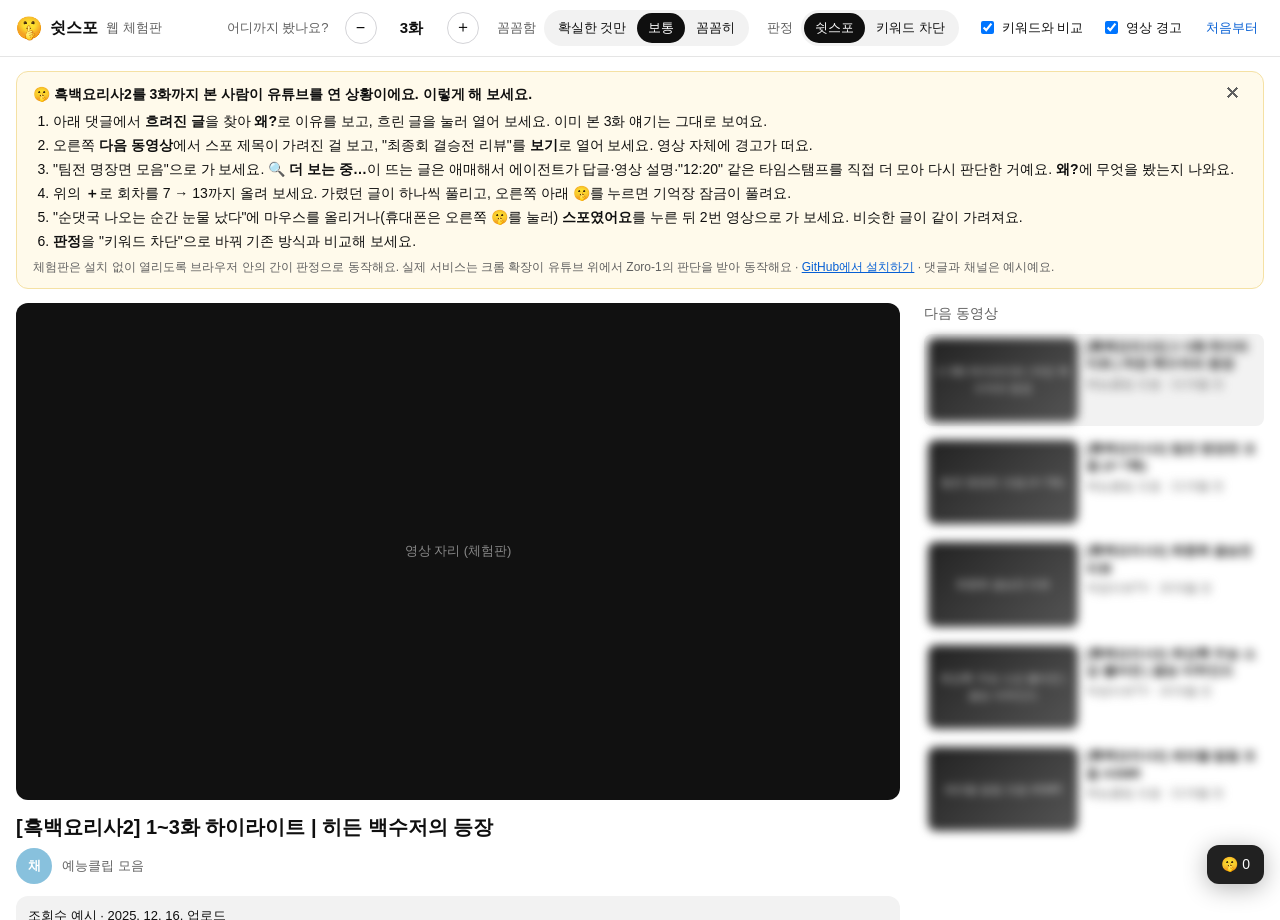
<file: index.html>
<!doctype html>
<html lang="ko">
<head>
<meta charset="utf-8">
<title>쉿스포 (Shhpoil)</title>
<meta http-equiv="refresh" content="0; url=demo-page/try.html">
</head>
<body>
<p><a href="demo-page/try.html">쉿스포 웹 체험판으로 이동</a></p>
</body>
</html>
</file>
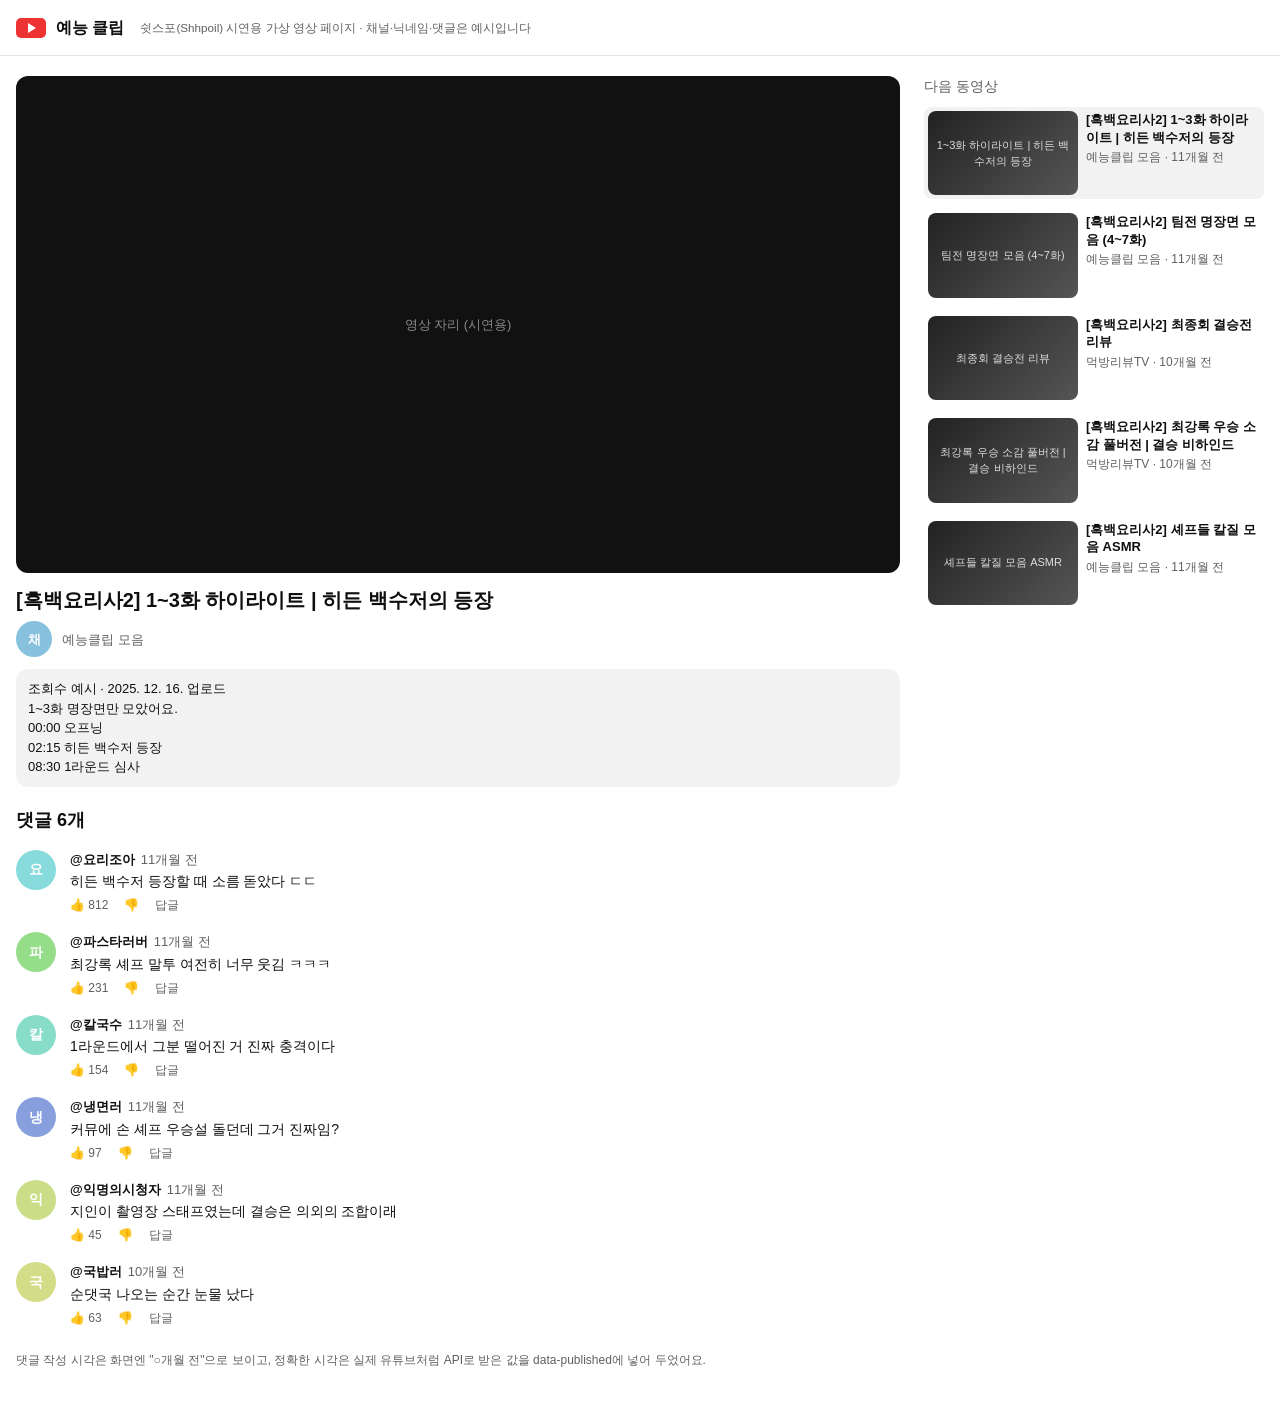
<file: demo-page/index.html>
<!doctype html>
<html lang="ko">
<head>
<meta charset="utf-8">
<meta name="viewport" content="width=device-width, initial-scale=1">
<title>시연용 영상 페이지</title>
<link rel="stylesheet" href="demo.css">
</head>
<body>
<div class="top"><div class="logo"></div><b>예능 클립</b><small>쉿스포(Shhpoil) 시연용 가상 영상 페이지 · 채널·닉네임·댓글은 예시입니다</small></div>

<div class="wrap">
  <section>
    <div class="player">영상 자리 (시연용)</div>
    <h1 data-bdk-title id="title"></h1>
    <div class="chan"><div class="av" style="--h:200">채</div><span id="chan"></span></div>
    <div class="desc" id="desc"></div>
    <div class="count" id="count"></div>
    <div id="comments"></div>
    <p class="note">댓글 작성 시각은 화면엔 "○개월 전"으로 보이고, 정확한 시각은 실제 유튜브처럼 API로 받은 값을 data-published에 넣어 두었어요.</p>
  </section>
  <aside class="side">
    <h3>다음 동영상</h3>
    <!-- 확장이 읽는 구조: [data-bdk-video] 카드의 .t(제목), data-published(업로드 시각) -->
    <div id="list"></div>
  </aside>
</div>

<script src="data.js"></script>
<script src="demo.js"></script>
</body>
</html>
</file>
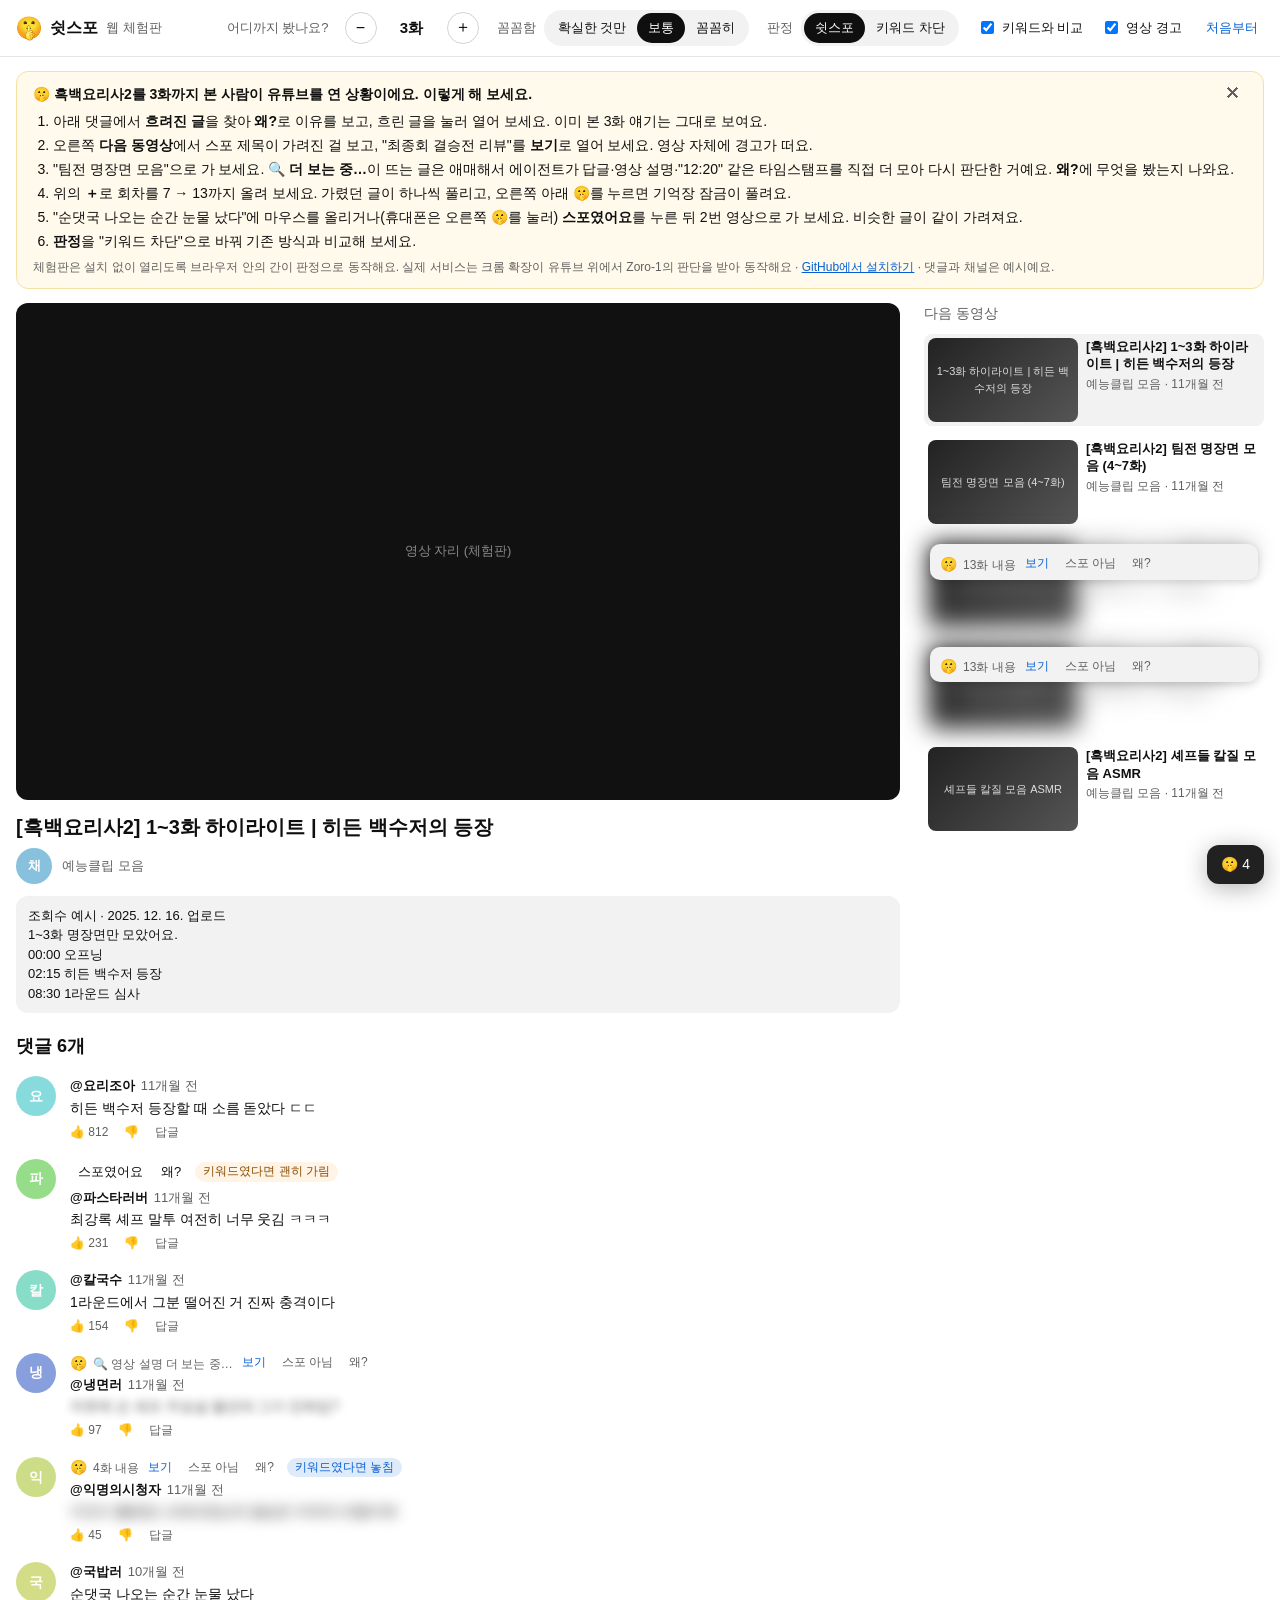
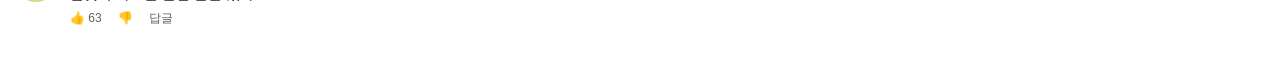
<file: demo-page/try.html>
<!doctype html>
<html lang="ko" data-shhpoil-demo>
<head>
<meta charset="utf-8">
<meta name="viewport" content="width=device-width, initial-scale=1">
<title>쉿스포 웹 체험판</title>
<meta name="description" content="내가 본 회차까지만 보여 주는 스포일러 판정 에이전트, 쉿스포를 설치 없이 체험해 보세요.">
<link rel="icon" href="../extension/icons/icon32.png">
<link rel="stylesheet" href="demo.css">
<link rel="stylesheet" href="../extension/content.css">
<style>
  .bar { position: sticky; top: 0; z-index: 50; background: #fff; border-bottom: 1px solid var(--line); }
  .bar-in { max-width: 1280px; margin: 0 auto; padding: 10px 16px; display: flex; align-items: center; gap: 14px 18px; flex-wrap: wrap; }
  .brand { display: flex; align-items: center; gap: 8px; font-weight: 700; font-size: 16px; margin-right: auto; }
  .brand img { width: 26px; height: 26px; }
  .brand span { font-weight: 400; color: var(--sub); font-size: 13px; }
  .ctl { display: flex; align-items: center; gap: 8px; font-size: 13px; }
  .ctl > b { font-weight: 500; color: var(--sub); }
  .step { display: flex; align-items: center; gap: 6px; }
  .step button { width: 32px; height: 32px; border-radius: 50%; border: 1px solid #d4d4d8; background: #fff; font-size: 16px; cursor: pointer; }
  .step output { min-width: 58px; text-align: center; font-weight: 700; font-size: 15px; }
  .seg { display: inline-flex; background: var(--chip); border-radius: 99px; padding: 3px; }
  .seg button { border: 0; background: none; border-radius: 99px; padding: 5px 11px; font: inherit; font-size: 13px; cursor: pointer; color: var(--ink); }
  .seg button.on { background: #0f0f0f; color: #fff; }
  .chk { display: flex; align-items: center; gap: 5px; font-size: 13px; cursor: pointer; }
  .reset { border: 0; background: none; color: #065fd4; cursor: pointer; font: inherit; font-size: 13px; }

  .guide { max-width: 1280px; margin: 14px auto 0; padding: 0 16px; }
  .guide-in { background: #fffaeb; border: 1px solid #f5e1a4; border-radius: 12px; padding: 12px 16px; font-size: 14px; }
  .guide-in b { display: block; margin-bottom: 4px; }
  .guide ol { margin: 6px 0 4px; padding-left: 20px; }
  .guide li { margin: 3px 0; }
  .guide .meta { color: var(--sub); font-size: 12px; margin-top: 6px; }
  .guide a { color: #065fd4; }
  .guide .x { float: right; border: 0; background: none; cursor: pointer; color: var(--sub); font-size: 16px; }
  .wrap { margin-top: 14px; }
  @media (max-width: 640px) {
    .bar { position: static; }
    .brand span { display: none; }
    .bar-in { gap: 8px 10px; padding: 8px 12px; }
    .ctl > b { display: none; }
    .guide-in { font-size: 13px; padding: 10px 12px; }
    .guide ol { padding-left: 18px; }
  }
</style>
</head>
<body>
<header class="bar">
  <div class="bar-in">
    <div class="brand"><img src="../extension/icons/icon48.png" alt="">쉿스포 <span>웹 체험판</span></div>
    <div class="ctl"><b>어디까지 봤나요?</b><span class="mob" aria-hidden="true"></span>
      <div class="step"><button id="epMinus" aria-label="한 화 빼기">−</button><output id="ep">3화</output><button id="epPlus" aria-label="한 화 더하기">＋</button></div>
    </div>
    <div class="ctl"><b>꼼꼼함</b>
      <div class="seg" id="presets"><button data-s="0.4">확실한 것만</button><button data-s="0.5">보통</button><button data-s="0.7">꼼꼼히</button></div>
    </div>
    <div class="ctl"><b>판정</b>
      <div class="seg" id="modes"><button data-mode="zoro">쉿스포</button><button data-mode="keyword">키워드 차단</button></div>
    </div>
    <label class="chk"><input type="checkbox" id="compare"> 키워드와 비교</label>
    <label class="chk"><input type="checkbox" id="guardVideo"> 영상 경고</label>
    <button class="reset" id="reset">처음부터</button>
  </div>
</header>

<div class="guide" id="guide">
  <div class="guide-in">
    <button class="x" id="guideClose" aria-label="안내 닫기">✕</button>
    <b>🤫 흑백요리사2를 3화까지 본 사람이 유튜브를 연 상황이에요. 이렇게 해 보세요.</b>
    <ol>
      <li>아래 댓글에서 <b style="display:inline">흐려진 글</b>을 찾아 <b style="display:inline">왜?</b>로 이유를 보고, 흐린 글을 눌러 열어 보세요. 이미 본 3화 얘기는 그대로 보여요.</li>
      <li>오른쪽 <b style="display:inline">다음 동영상</b>에서 스포 제목이 가려진 걸 보고, "최종회 결승전 리뷰"를 <b style="display:inline">보기</b>로 열어 보세요. 영상 자체에 경고가 떠요.</li>
      <li>"팀전 명장면 모음"으로 가 보세요. <b style="display:inline">🔍 더 보는 중…</b>이 뜨는 글은 애매해서 에이전트가 답글·영상 설명·"12:20" 같은 타임스탬프를 직접 더 모아 다시 판단한 거예요. <b style="display:inline">왜?</b>에 무엇을 봤는지 나와요.</li>
      <li>위의 <b style="display:inline">＋</b>로 회차를 7 → 13까지 올려 보세요. 가렸던 글이 하나씩 풀리고, 오른쪽 아래 🤫를 누르면 기억장 잠금이 풀려요.</li>
      <li>"순댓국 나오는 순간 눈물 났다"에 마우스를 올리거나(휴대폰은 오른쪽 🤫를 눌러) <b style="display:inline">스포였어요</b>를 누른 뒤 2번 영상으로 가 보세요. 비슷한 글이 같이 가려져요.</li>
      <li><b style="display:inline">판정</b>을 "키워드 차단"으로 바꿔 기존 방식과 비교해 보세요.</li>
    </ol>
    <div class="meta">체험판은 설치 없이 열리도록 브라우저 안의 간이 판정으로 동작해요. 실제 서비스는 크롬 확장이 유튜브 위에서 Zoro-1의 판단을 받아 동작해요 ·
      <a href="https://github.com/" id="repoLink" target="_blank" rel="noopener">GitHub에서 설치하기</a> · 댓글과 채널은 예시예요.</div>
  </div>
</div>

<div class="wrap">
  <section>
    <div class="player">영상 자리 (체험판)</div>
    <h1 data-bdk-title id="title"></h1>
    <div class="chan"><div class="av" style="--h:200">채</div><span id="chan"></span></div>
    <div class="desc" id="desc"></div>
    <div class="count" id="count"></div>
    <div id="comments"></div>
  </section>
  <aside class="side">
    <h3>다음 동영상</h3>
    <div id="list"></div>
  </aside>
</div>

<script src="data.js"></script>
<script src="demo.js"></script>
<script src="memory.js"></script>
<script src="engine.js"></script>
<script src="shim.js"></script>
<script src="try.js"></script>
<script src="../extension/sites.js"></script>
<script src="../extension/content.js"></script>
</body>
</html>
</file>
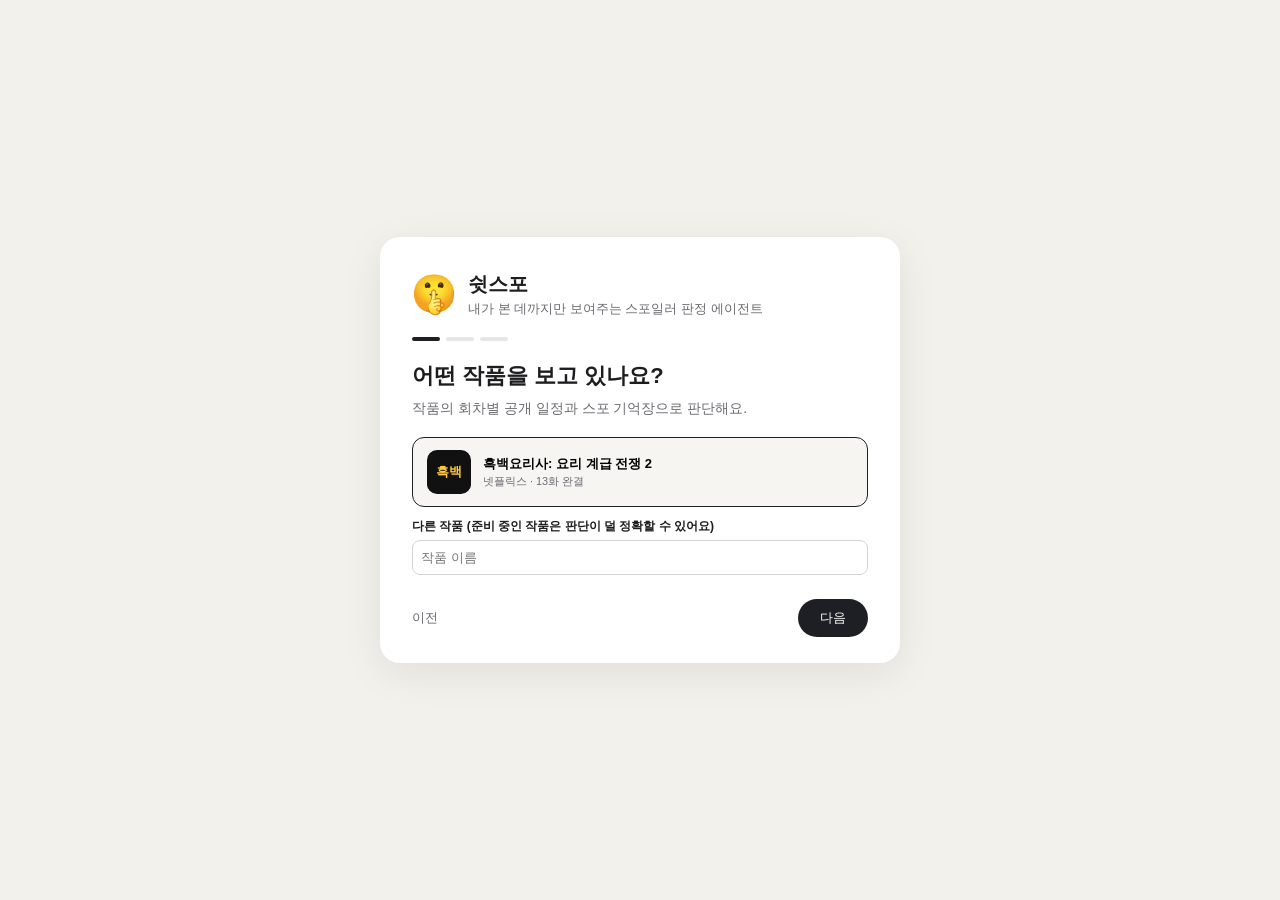
<file: extension/onboarding.html>
<!doctype html>
<html lang="ko">
<head>
<meta charset="utf-8">
<meta name="viewport" content="width=device-width, initial-scale=1">
<title>쉿스포 시작하기</title>
<link rel="stylesheet" href="ui.css">
<style>
  body { margin: 0; min-height: 100vh; display: grid; place-items: center; background: #f3f1ec; padding: 24px 16px; }
  .wrap { width: 100%; max-width: 520px; background: #fff; border-radius: 20px; padding: 32px 32px 26px; box-shadow: 0 10px 40px rgba(0,0,0,.08); }
  .brand { display: flex; align-items: center; gap: 12px; margin-bottom: 18px; }
  .brand img { width: 44px; height: 44px; }
  .brand b { font-size: 20px; }
  .brand div div { color: var(--sub); font-size: 13px; }
  .dots { display: flex; gap: 6px; margin-bottom: 18px; }
  .dots i { width: 28px; height: 4px; border-radius: 9px; background: var(--line); }
  .dots i.on { background: var(--dark); }
  h2 { font-size: 22px; margin: 0 0 6px; }
  p.lead { color: var(--sub); margin: 0 0 18px; font-size: 14px; }
  .step { display: none; }
  .step.on { display: block; }
  .shows { display: grid; gap: 8px; }
  .show { display: flex; align-items: center; gap: 12px; border: 1.5px solid var(--line); border-radius: 12px; padding: 12px 14px; cursor: pointer; background: #fff; text-align: left; font: inherit; }
  .show.on { border-color: var(--dark); background: var(--card); }
  .show .poster { width: 44px; height: 44px; border-radius: 10px; background: #111; color: #ffc83d; display: grid; place-items: center; font-weight: 800; }
  .show small { display: block; color: var(--sub); }
  .stepper { justify-content: center; margin: 10px 0 4px; }
  .stepper > button { width: 48px; height: 48px; font-size: 22px; }
  .stepper .ep { flex: 0 0 auto; }
  .stepper .ep input { width: 80px; font-size: 34px; }
  .stepper .ep span { font-size: 16px; }
  .presets { flex-direction: column; border: 0; gap: 8px; }
  .presets button { border: 1.5px solid var(--line) !important; border-radius: 12px; padding: 12px 14px; text-align: left; background: #fff; }
  .presets button.on { border-color: var(--dark) !important; background: var(--card); color: var(--ink); }
  .presets button b { display: block; font-size: 14px; }
  .presets button span { color: var(--sub); font-size: 12px; }
  .nav { display: flex; justify-content: space-between; align-items: center; margin-top: 24px; }
  .btn { border: 0; border-radius: 99px; padding: 10px 22px; font: 600 14px/1 inherit; cursor: pointer; background: var(--dark); color: #fff; }
  .btn.ghost { background: none; color: var(--sub); padding-left: 0; }
  .done ul { padding-left: 18px; color: var(--sub); }
  .done li { margin: 6px 0; }
  .done a.btn { display: inline-block; text-decoration: none; margin-top: 8px; }
</style>
</head>
<body>
<div class="wrap">
  <div class="brand"><img src="icons/icon128.png" alt=""><div><b>쉿스포</b><div>내가 본 데까지만 보여주는 스포일러 판정 에이전트</div></div></div>
  <div class="dots"><i class="on"></i><i></i><i></i></div>

  <section class="step on" data-step="0">
    <h2>어떤 작품을 보고 있나요?</h2>
    <p class="lead">작품의 회차별 공개 일정과 스포 기억장으로 판단해요.</p>
    <div class="shows">
      <button class="show on" data-show="흑백요리사2"><span class="poster">흑백</span><span><b>흑백요리사: 요리 계급 전쟁 2</b><small>넷플릭스 · 13화 완결</small></span></button>
    </div>
    <label for="customShow">다른 작품 (준비 중인 작품은 판단이 덜 정확할 수 있어요)</label>
    <input type="text" id="customShow" placeholder="작품 이름">
  </section>

  <section class="step" data-step="1">
    <h2>어디까지 봤나요?</h2>
    <p class="lead">이 회차 <b>뒤의</b> 내용을 말하는 글만 가려요. 더 보면 언제든 올리세요.</p>
    <div class="stepper">
      <button id="epMinus" aria-label="한 화 빼기">−</button>
      <div class="ep"><input type="number" id="ep" min="0" max="99" value="3"><span>화까지</span></div>
      <button id="epPlus" aria-label="한 화 더하기">＋</button>
    </div>
  </section>

  <section class="step" data-step="2">
    <h2>얼마나 꼼꼼히 가릴까요?</h2>
    <p class="lead">나중에 바꿀 수 있고, "스포 아님 / 스포였음"을 누를수록 나에게 맞춰져요.</p>
    <div class="seg presets">
      <button data-s="0.4"><b>확실한 것만</b><span>결과를 대놓고 말한 글만 가려요</span></button>
      <button data-s="0.5" class="on"><b>보통</b><span>돌려 말한 스포까지 가려요 (추천)</span></button>
      <button data-s="0.7"><b>꼼꼼히</b><span>조금만 의심돼도 흐려 둬요</span></button>
    </div>
  </section>

  <section class="step done" data-step="3">
    <h2>준비 끝! 🤫</h2>
    <p class="lead" id="summary"></p>
    <ul>
      <li>유튜브 영상의 <b>댓글 · 추천 영상 · 쇼츠</b>에서 스포만 흐려져요.</li>
      <li>흐려진 글은 <b>보기</b>로 열 수 있고, 잘못 가렸으면 <b>스포 아님</b>을 눌러 주세요.</li>
      <li>한 화 더 보면 화면 오른쪽 아래 🤫 상태창의 <b>＋1화</b>를 누르세요.</li>
      <li>툴바의 퍼즐 아이콘에서 쉿스포를 <b>고정</b>하면 가린 개수가 아이콘에 떠요.</li>
    </ul>
    <a class="btn" id="goYoutube" href="#" target="_blank">유튜브에서 써 보기</a>
  </section>

  <div class="nav">
    <button class="btn ghost" id="back">이전</button>
    <button class="btn" id="next">다음</button>
  </div>
</div>
<script src="onboarding.js"></script>
</body>
</html>
</file>
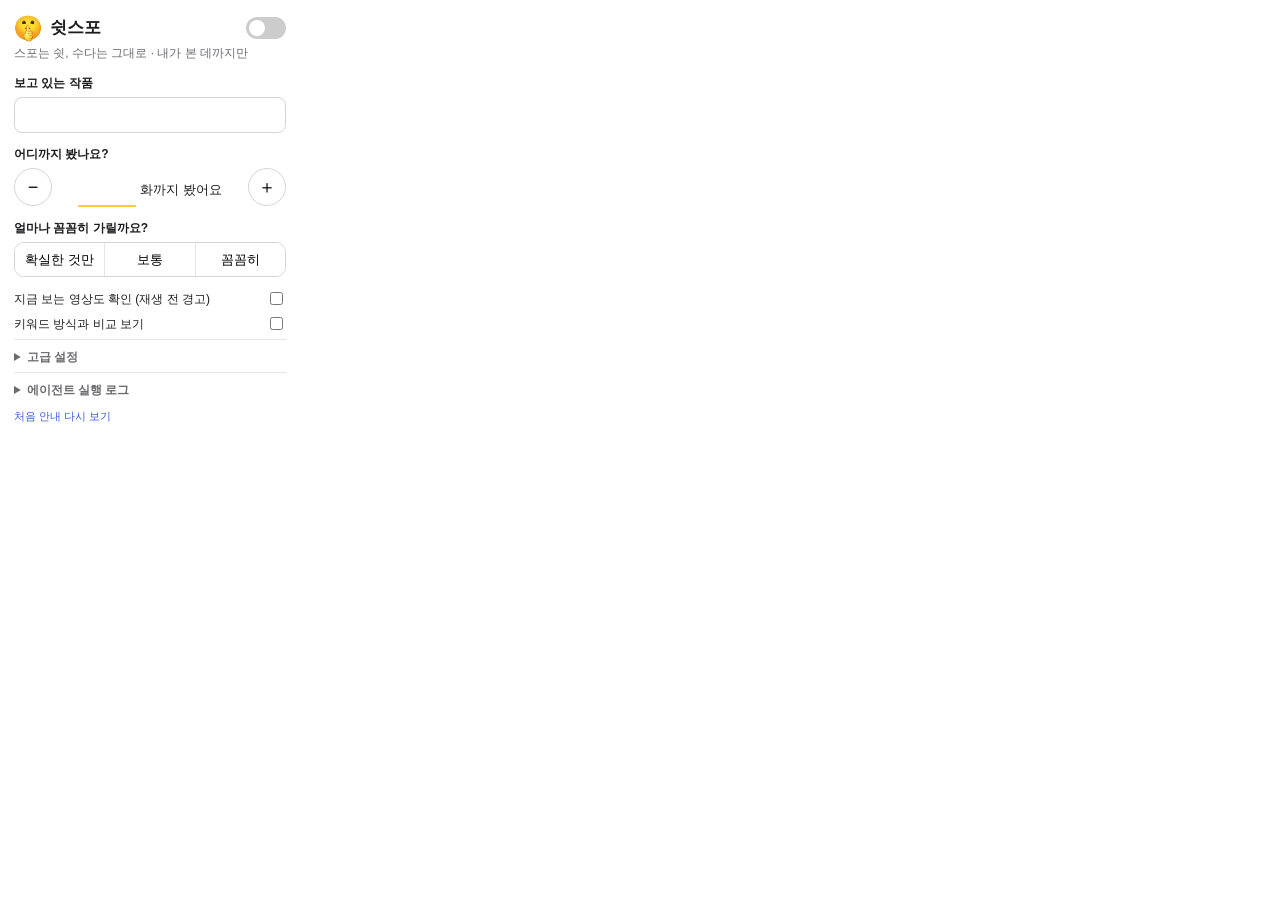
<file: extension/popup.html>
<!doctype html>
<html lang="ko">
<head>
<meta charset="utf-8">
<link rel="stylesheet" href="ui.css">
<style>
  body { width: 300px; margin: 0; padding: 14px 14px 10px; }
  .top { display: flex; align-items: center; gap: 8px; }
  .top img { width: 28px; height: 28px; }
  .top h1 { font-size: 17px; margin: 0; flex: 1; }
  .tag { color: var(--sub); font-size: 12px; margin: 2px 0 12px; }
  .field { margin-bottom: 12px; }
  .opts label.switch { font-weight: 400; margin: 6px 0; }
  details { border-top: 1px solid var(--line); margin-top: 6px; padding-top: 8px; }
  summary { cursor: pointer; font-weight: 600; font-size: 12px; color: var(--sub); }
  details[open] summary { margin-bottom: 4px; }
  #kwBox { display: none; }
  .foot { display: flex; justify-content: space-between; margin-top: 10px; }
</style>
</head>
<body>
  <div class="top">
    <img src="icons/icon48.png" alt="">
    <h1>쉿스포</h1>
    <label class="toggle" title="켜기 / 끄기"><input type="checkbox" id="enabled"><span></span></label>
  </div>
  <div class="tag">스포는 쉿, 수다는 그대로 · 내가 본 데까지만</div>


  <div class="field">
    <label for="show">보고 있는 작품</label>
    <input type="text" id="show" list="shows">
    <datalist id="shows"><option value="흑백요리사2"></option></datalist>
  </div>

  <div class="field">
    <label>어디까지 봤나요?</label>
    <div class="stepper">
      <button id="epMinus" aria-label="한 화 빼기">−</button>
      <div class="ep"><input type="number" id="watchedEpisode" min="0" max="99"><span>화까지 봤어요</span></div>
      <button id="epPlus" aria-label="한 화 더하기">＋</button>
    </div>
  </div>

  <div class="field">
    <label>얼마나 꼼꼼히 가릴까요?</label>
    <div class="seg presets">
      <button data-s="0.4">확실한 것만</button><button data-s="0.5">보통</button><button data-s="0.7">꼼꼼히</button>
    </div>
  </div>

  <div class="opts">
    <label class="switch"><span>지금 보는 영상도 확인 (재생 전 경고)</span><input type="checkbox" id="guardVideo"></label>
    <label class="switch"><span>키워드 방식과 비교 보기</span><input type="checkbox" id="compare"></label>
  </div>

  <details>
    <summary>고급 설정</summary>

    <label>민감도 세밀하게</label>
    <input type="range" id="sensitivity" min="0" max="1" step="0.05">
    <div class="row"><span>확실한 스포만</span><span>조금만 의심돼도</span></div>

    <label>판정 방식 (비교 시연용)</label>
    <div class="seg modes"><button data-mode="zoro">판정 모드</button><button data-mode="keyword">키워드 모드</button></div>
    <div id="kwBox">
      <label>차단 키워드 (쉼표로 구분)</label>
      <input type="text" id="keywords">
    </div>
    <div class="small" style="margin-top:4px">키워드 목록은 비교 보기의 기준으로도 쓰여요.</div>

    <label>판단 엔진 주소</label>
    <input type="text" id="serverUrl">
    <div class="small" id="health"></div>

    <label>엔진 속도 맞추기</label>
    <div style="display:flex; gap:8px">
      <div style="flex:1"><div class="small">한 번에 보낼 글 수</div><input type="number" id="batchSize" min="1" max="50"></div>
      <div style="flex:1"><div class="small">응답 대기 시간(초)</div><input type="number" id="timeoutSec" min="1" max="300"></div>
    </div>

    <label>YouTube API 키 (정확한 작성 시각용)</label>
    <input type="text" id="ytApiKey" placeholder="없으면 '10개월 전' 같은 표시로 추정">

    <label>학습된 기준 보정</label>
    <div class="small" id="offsets">아직 없음</div>
    <button class="link" id="resetLearning">학습 초기화</button>

    <label>잘못 판단한 글 모음</label>
    <div class="small" id="fbCount">아직 없음</div>
    <div class="small">"스포 아님 / 스포였음"을 누를 때마다 글과 그때의 판단이 쌓여요.</div>
    <button class="link" id="fbDownload">CSV 내려받기</button> · <button class="link" id="fbClear">비우기</button>
  </details>

  <details id="logBox">
    <summary>에이전트 실행 로그</summary>
    <label class="switch"><span>실행 로그 기록</span><input type="checkbox" id="logOn"></label>
    <label>시나리오 이름</label>
    <input type="text" id="logScenario" placeholder="예: 1_3화까지_판정">
    <div class="small" style="margin-top:4px">관찰 → 판단 → 라우팅 → 행동 → 학습이 시간순으로 쌓여요. 시나리오마다 <b>새로 시작</b>을 누르고, 끝나면 내려받으세요.</div>
    <div class="small" id="logCount" style="margin-top:6px">아직 없음</div>
    <label class="switch"><span>글 원문도 남기기 (GitHub에 올릴 땐 끄기)</span><input type="checkbox" id="logText"></label>
    <button class="link" id="logStart">새로 시작</button> ·
    <button class="link" id="logMd">Markdown</button> ·
    <button class="link" id="logJson">JSON</button> 내려받기

    <label>시연 초기화</label>
    <div class="small">시연 중 "스포였어요"로 서버 기억장에 들어간 사건만 지우고(사람이 만든 사건은 그대로), 이 브라우저의 학습(기준 보정, 직접 정한 결정)도 처음으로 돌려요.</div>
    <button class="link" id="demoReset">시연 초기화</button> <span class="small" id="demoResetMsg"></span>
  </details>

  <div class="foot">
    <button class="link" id="openOnboarding">처음 안내 다시 보기</button>
    <span class="small" id="ver"></span>
  </div>
<script src="popup.js"></script>
</body>
</html>
</file>
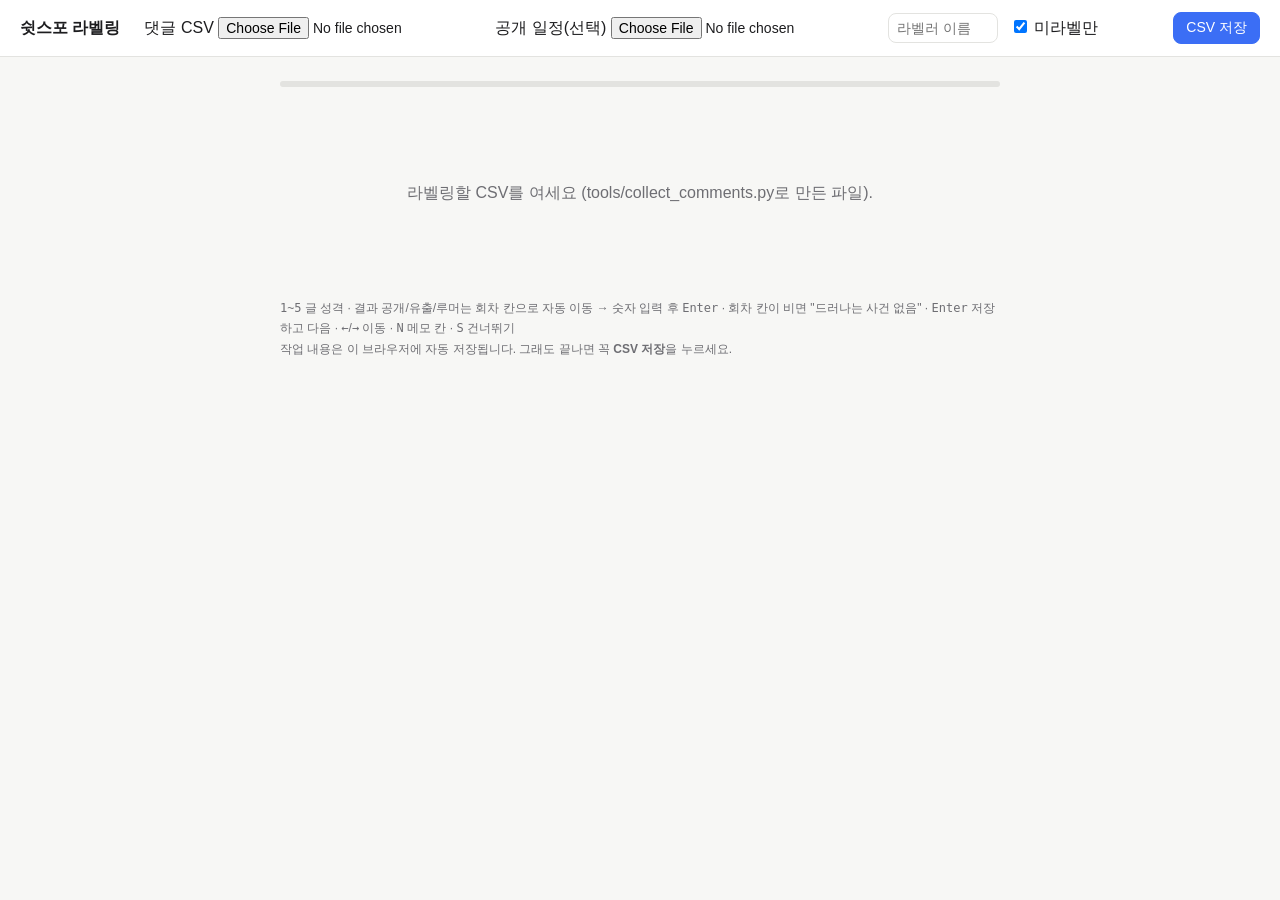
<file: tools/label_tool.html>
<!DOCTYPE html>
<html lang="ko">
<head>
<meta charset="utf-8">
<title>쉿스포 라벨링</title>
<style>
  :root { --bg:#f7f7f5; --card:#fff; --ink:#1d1d1f; --mute:#6e6e73; --line:#e3e3e0; --acc:#3b6ef5; --warn:#d9480f; }
  * { box-sizing:border-box; }
  body { margin:0; font-family:-apple-system,"Pretendard","Apple SD Gothic Neo","Malgun Gothic",sans-serif; background:var(--bg); color:var(--ink); }
  header { display:flex; gap:12px; align-items:center; padding:12px 20px; border-bottom:1px solid var(--line); background:var(--card); flex-wrap:wrap; }
  header h1 { font-size:16px; margin:0 12px 0 0; }
  header input[type=text] { width:110px; }
  button, input, select { font:inherit; font-size:14px; }
  button { padding:6px 12px; border:1px solid var(--line); background:#fff; border-radius:8px; cursor:pointer; }
  button.primary { background:var(--acc); color:#fff; border-color:var(--acc); }
  input[type=text], input[type=number] { padding:6px 8px; border:1px solid var(--line); border-radius:8px; }
  main { max-width:760px; margin:24px auto; padding:0 20px; }
  .progress { height:6px; background:var(--line); border-radius:3px; overflow:hidden; margin-bottom:16px; }
  .progress > div { height:100%; background:var(--acc); width:0; }
  .meta { color:var(--mute); font-size:13px; margin-bottom:8px; display:flex; gap:14px; flex-wrap:wrap; }
  .meta b { color:var(--ink); font-weight:600; }
  .card { background:var(--card); border:1px solid var(--line); border-radius:14px; padding:22px; }
  .text { font-size:20px; line-height:1.55; margin:6px 0 20px; white-space:pre-wrap; word-break:keep-all; }
  .types { display:grid; grid-template-columns:repeat(5,1fr); gap:8px; margin-bottom:16px; }
  .types button { padding:10px 6px; font-size:13px; line-height:1.3; }
  .types button.on { background:var(--acc); color:#fff; border-color:var(--acc); }
  .types kbd { display:block; font-size:11px; opacity:.6; }
  .row { display:flex; gap:10px; align-items:center; margin-bottom:10px; flex-wrap:wrap; }
  .row label { font-size:13px; color:var(--mute); min-width:96px; }
  #ep { width:90px; }
  #note { flex:1; min-width:200px; }
  .hint { font-size:12px; color:var(--mute); margin-top:14px; line-height:1.7; }
  .hint kbd, .types kbd { font-family:ui-monospace,monospace; }
  .warn { color:var(--warn); font-size:13px; min-height:18px; }
  .empty { text-align:center; color:var(--mute); padding:80px 0; }
  .nav { display:flex; justify-content:space-between; margin-top:14px; }
</style>
</head>
<body>
<header>
  <h1>쉿스포 라벨링</h1>
  <label>댓글 CSV <input type="file" id="file" accept=".csv"></label>
  <label>공개 일정(선택) <input type="file" id="sched" accept=".json"></label>
  <input type="text" id="labeler" placeholder="라벨러 이름">
  <label><input type="checkbox" id="onlyTodo" checked> 미라벨만</label>
  <span style="flex:1"></span>
  <span id="count" style="font-size:13px;color:var(--mute)"></span>
  <button class="primary" id="export">CSV 저장</button>
</header>
<main>
  <div class="progress"><div id="bar"></div></div>
  <div id="view"><div class="empty">라벨링할 CSV를 여세요 (tools/collect_comments.py로 만든 파일).</div></div>
  <div class="hint">
    <kbd>1</kbd>~<kbd>5</kbd> 글 성격 · 결과 공개/유출/루머는 회차 칸으로 자동 이동 → 숫자 입력 후 <kbd>Enter</kbd> ·
    회차 칸이 비면 "드러나는 사건 없음" · <kbd>Enter</kbd> 저장하고 다음 · <kbd>←</kbd>/<kbd>→</kbd> 이동 · <kbd>N</kbd> 메모 칸 · <kbd>S</kbd> 건너뛰기<br>
    작업 내용은 이 브라우저에 자동 저장됩니다. 그래도 끝나면 꼭 <b>CSV 저장</b>을 누르세요.
  </div>
</main>
<script>
const TYPES = ["결과 공개", "유출 주장", "루머·추측", "감상·출연자 이야기", "무관"];
const NEEDS_EP = new Set(["결과 공개", "유출 주장", "루머·추측"]);
const FIELDS = ["id","text","posted_at","context","type","reveals_episode","event_note","labeler"];
let rows = [], idx = 0, fileName = "labels.csv", schedule = null, headers = FIELDS;
const ALIAS = { comment_id: "id", published_at: "posted_at", video_title: "context", event_episode: "reveals_episode", note: "event_note" };

function parseCSV(s) {
  s = s.replace(/^﻿/, "");
  const out = []; let row = [], cell = "", q = false;
  for (let i = 0; i < s.length; i++) {
    const c = s[i];
    if (q) {
      if (c === '"') { if (s[i+1] === '"') { cell += '"'; i++; } else q = false; }
      else cell += c;
    } else if (c === '"') q = true;
    else if (c === ",") { row.push(cell); cell = ""; }
    else if (c === "\n" || c === "\r") {
      if (c === "\r" && s[i+1] === "\n") i++;
      row.push(cell); cell = ""; if (row.some(x => x !== "")) out.push(row); row = [];
    } else cell += c;
  }
  row.push(cell); if (row.some(x => x !== "")) out.push(row);
  const head = (out.shift() || []).map(h => h.trim());
  headers = head.length ? head : FIELDS;
  return out.map(r => { const o = Object.fromEntries(head.map((h, i) => [h, r[i] ?? ""]));
    for (const [a, b] of Object.entries(ALIAS)) if (a in o && !(b in o)) o[b] = o[a];
    return o; });
}
function toCSV(list) {
  const esc = v => { v = v == null ? "" : String(v); return /[",\n\r]/.test(v) ? '"' + v.replace(/"/g, '""') + '"' : v; };
  const cols = headers.includes("labeler") ? headers : [...headers, "labeler"];
  const val = (r, f) => (f in ALIAS ? r[ALIAS[f]] : r[f]);
  return "﻿" + [cols.join(","), ...list.map(r => cols.map(f => esc(val(r, f))).join(","))].join("\r\n");
}
function store() { try { localStorage.setItem("shhpoil:" + fileName, JSON.stringify(rows)); } catch (e) {} }
function restore(name) { try { const v = localStorage.getItem("shhpoil:" + name); return v ? JSON.parse(v) : null; } catch (e) { return null; } }

function epAfter(posted) {
  if (!schedule || !posted) return null;
  const t = new Date(posted).getTime(); if (isNaN(t)) return null;
  let k = 0; for (const e of schedule) if (new Date(e.released_at).getTime() <= t) k = Math.max(k, e.ep);
  return k;
}
function visible() { return document.getElementById("onlyTodo").checked ? rows.map((r, i) => [r, i]).filter(([r]) => !r.type) : rows.map((r, i) => [r, i]); }

function render() {
  const done = rows.filter(r => r.type).length;
  document.getElementById("count").textContent = rows.length ? `${done} / ${rows.length} 완료` : "";
  document.getElementById("bar").style.width = rows.length ? (100 * done / rows.length) + "%" : "0";
  const view = document.getElementById("view");
  if (!rows.length) return;
  if (idx >= rows.length) idx = rows.length - 1;
  if (idx < 0) idx = 0;
  const r = rows[idx];
  const k = epAfter(r.posted_at) ?? (r.written_after_episode !== undefined && r.written_after_episode !== "" ? +r.written_after_episode : null);
  view.innerHTML = `
    <div class="meta"><span>#${idx + 1}</span><span>${esc(r.context || "")}</span>
      <span>${esc((r.posted_at || "").replace("T", " ").slice(0, 16))}</span>
      ${k != null ? `<span>작성 시점: <b>${k}화 공개 후</b></span>` : ""}</div>
    <div class="card">
      <div class="text">${esc(r.text)}</div>
      <div class="types">${TYPES.map((t, i) => `<button data-t="${t}" class="${r.type === t ? "on" : ""}"><kbd>${i + 1}</kbd>${t}</button>`).join("")}</div>
      <div class="row"><label>드러나는 회차</label><input type="number" id="ep" min="1" value="${r.reveals_episode || ""}" placeholder="없음">
        <span style="font-size:12px;color:var(--mute)">이 글로 알게 되는 가장 늦은 회차</span></div>
      <div class="row"><label>사건 메모</label><input type="text" id="note" value="${esc(r.event_note || "")}" placeholder="예: A 탈락 (돌려 말함)"></div>
      <div class="warn" id="warn"></div>
    </div>
    <div class="nav"><button id="prev">← 이전</button><button class="primary" id="save">저장하고 다음 (Enter)</button></div>`;
  view.querySelectorAll(".types button").forEach(b => b.onclick = () => setType(b.dataset.t));
  document.getElementById("prev").onclick = () => { idx--; render(); };
  document.getElementById("save").onclick = save;
  check();
}
function esc(s) { return String(s).replace(/[&<>"]/g, c => ({ "&": "&amp;", "<": "&lt;", ">": "&gt;", '"': "&quot;" })[c]); }
function check() {
  const r = rows[idx], w = document.getElementById("warn"); if (!w) return;
  const ep = document.getElementById("ep").value;
  const k = epAfter(r.posted_at) ?? (r.written_after_episode !== undefined && r.written_after_episode !== "" ? +r.written_after_episode : null);
  let msg = "";
  if (r.type === "결과 공개" && !ep) msg = "결과 공개인데 회차가 비어 있어요.";
  else if (r.type === "결과 공개" && k != null && +ep > k) msg = `작성 시점(${k}화) 이후 회차예요. 유출 주장 아닌가요?`;
  else if ((r.type === "감상·출연자 이야기" || r.type === "무관") && ep) msg = "감상/무관인데 회차가 있어요. 정말 결과가 드러나나요?";
  w.textContent = msg;
}
function setType(t) {
  rows[idx].type = t;
  document.querySelectorAll(".types button").forEach(b => b.classList.toggle("on", b.dataset.t === t));
  if (NEEDS_EP.has(t)) document.getElementById("ep").focus();
  else { document.getElementById("ep").value = ""; save(); return; }
  check();
}
function save() {
  const r = rows[idx]; if (!r.type) { document.getElementById("warn").textContent = "글 성격을 먼저 고르세요 (1~5)."; return; }
  r.reveals_episode = document.getElementById("ep").value.trim();
  r.event_note = document.getElementById("note").value.trim();
  r.labeler = document.getElementById("labeler").value.trim() || r.labeler;
  store(); next();
}
function next() {
  const only = document.getElementById("onlyTodo").checked;
  let j = idx + 1;
  if (only) while (j < rows.length && rows[j].type) j++;
  idx = Math.min(j, rows.length - 1); render();
}

document.getElementById("file").onchange = async e => {
  const f = e.target.files[0]; if (!f) return;
  fileName = f.name;
  const fresh = parseCSV(await f.text());
  const saved = restore(fileName);
  rows = saved && saved.length === fresh.length && confirm("이 파일의 이전 작업을 이어서 할까요?") ? saved : fresh;
  idx = Math.max(0, rows.findIndex(r => !r.type)); render();
};
document.getElementById("sched").onchange = async e => {
  const f = e.target.files[0]; if (!f) return;
  try {
    const j = JSON.parse(await f.text());
    if (j.episodes) schedule = j.episodes;
    else { // engine/config/shows.json 형식: {"작품": {"drops": [[시각, 회차], ...]}}
      const first = Object.values(j).find(v => v && v.drops);
      schedule = first.drops.map(([t, ep]) => ({ ep, released_at: t }));
    }
    render();
  } catch (err) { alert("일정표 JSON을 읽지 못했어요."); }
};
document.getElementById("onlyTodo").onchange = render;
document.getElementById("labeler").value = (() => { try { return localStorage.getItem("shhpoil:labeler") || ""; } catch (e) { return ""; } })();
document.getElementById("labeler").onchange = e => { try { localStorage.setItem("shhpoil:labeler", e.target.value); } catch (err) {} };
document.getElementById("export").onclick = () => {
  const a = document.createElement("a");
  a.href = URL.createObjectURL(new Blob([toCSV(rows)], { type: "text/csv;charset=utf-8" }));
  a.download = fileName.replace(/\.csv$/, "") + "_labeled.csv"; a.click();
};
document.addEventListener("input", e => { if (e.target.id === "ep") check(); });
document.addEventListener("keydown", e => {
  if (!rows.length) return;
  const inField = ["INPUT"].includes(document.activeElement.tagName) && document.activeElement.type !== "checkbox" && document.activeElement.type !== "file";
  if (e.key === "Enter") { e.preventDefault(); save(); return; }
  if (inField) { if (e.key === "Escape") document.activeElement.blur(); return; }
  if (e.key >= "1" && e.key <= "5") setType(TYPES[+e.key - 1]);
  else if (e.key === "ArrowLeft") { idx--; render(); }
  else if (e.key === "ArrowRight" || e.key.toLowerCase() === "s") { idx++; render(); }
  else if (e.key.toLowerCase() === "n") { e.preventDefault(); document.getElementById("note").focus(); }
});
</script>
</body>
</html>
</file>
<file: demo-page/demo.css>
/* 시연 페이지 스타일 (확장용 index.html과 웹 체험판 try.html이 같이 씀) */
:root { --bg:#fff; --ink:#0f0f0f; --sub:#606060; --line:#e5e5e5; --chip:#f2f2f2; }
  * { box-sizing: border-box; }
  body { margin:0; background:var(--bg); color:var(--ink); font:14px/1.5 Roboto, -apple-system, "Apple SD Gothic Neo", "Malgun Gothic", sans-serif; }
  .top { height:56px; display:flex; align-items:center; gap:10px; padding:0 16px; border-bottom:1px solid var(--line); }
  .logo { width:30px; height:20px; border-radius:5px; background:#e33; position:relative; }
  .logo::after { content:""; position:absolute; left:12px; top:5px; border:5px solid transparent; border-left:8px solid #fff; }
  .top b { font-size:16px; }
  .top small { color:var(--sub); margin-left:6px; }
  .wrap { display:grid; grid-template-columns: minmax(0,1fr) 340px; gap:24px; max-width:1280px; margin:20px auto; padding:0 16px; }
  @media (max-width: 900px) { .wrap { grid-template-columns: 1fr; } }
  .player { aspect-ratio:16/9; background:#111; border-radius:12px; display:grid; place-items:center; color:#888; font-size:13px; }
  h1 { font-size:20px; margin:12px 0 6px; }
  .chan { display:flex; align-items:center; gap:10px; color:var(--sub); font-size:13px; }
  .chan .av { width:36px; height:36px; }
  .desc { background:var(--chip); border-radius:12px; padding:10px 12px; margin:12px 0; font-size:13px; }
  .count { font-size:18px; font-weight:700; margin:20px 0 16px; }
  .comment { display:flex; gap:14px; margin-bottom:18px; }
  .av { flex:none; width:40px; height:40px; border-radius:50%; background:hsl(var(--h) 55% 70%); display:grid; place-items:center; color:#fff; font-weight:700; }
  .main { min-width:0; flex:1; }
  .head { font-size:13px; }
  .head .nick { font-weight:600; margin-right:6px; }
  .head .time { color:var(--sub); text-decoration:none; }
  .text { margin:2px 0 4px; white-space:pre-wrap; }
  .actions { color:var(--sub); font-size:12px; display:flex; gap:16px; }
  .side h3 { font-size:14px; margin:0 0 10px; color:var(--sub); font-weight:500; }
  .vid { display:flex; gap:8px; margin-bottom:10px; cursor:pointer; border-radius:8px; padding:4px; }
  .vid:hover, .vid.on { background:var(--chip); }
  .thumb { flex:none; width:150px; aspect-ratio:16/9; border-radius:8px; background:linear-gradient(135deg,#222,#555); color:#ddd; font-size:11px; display:grid; place-items:center; text-align:center; padding:6px; }
  .vid .t { font-size:13px; font-weight:600; line-height:1.35; }
  .vid .m { font-size:12px; color:var(--sub); margin-top:2px; }
  .note { font-size:12px; color:var(--sub); margin-top:24px; }
</file>
<file: extension/content.css>
/* 쉿스포 화면 스타일: 유튜브 화면에 섞여 보이게 (유튜브 글꼴·크기·밝은/어두운 테마 색) */
:root {
  --bdk-font: "Roboto", "Apple SD Gothic Neo", "Malgun Gothic", Arial, sans-serif;
  --bdk-fg: #0f0f0f;
  --bdk-sub: #606060;
  --bdk-panel: #f2f2f2;
  --bdk-panel-line: #e5e5e5;
  --bdk-btn-hover: rgba(0, 0, 0, .08);
  --bdk-accent: #065fd4;
  --bdk-warn-bg: #fff4e5;
  --bdk-warn-fg: #8a4b00;
}
html[dark] {
  --bdk-fg: #f1f1f1;
  --bdk-sub: #aaaaaa;
  --bdk-panel: #272727;
  --bdk-panel-line: #3a3a3a;
  --bdk-btn-hover: rgba(255, 255, 255, .1);
  --bdk-accent: #3ea6ff;
  --bdk-warn-bg: #3a2a12;
  --bdk-warn-fg: #ffcf8a;
}

/* ---------- 가리기 ---------- */
.bdk-item { position: relative; }

/* 판단 기다리는 동안은 살짝 흐리게 (스포가 잠깐이라도 보이지 않게) */
.bdk-pending:not(.bdk-has-target) > :not(.bdk-badge),
.bdk-pending.bdk-has-target .bdk-target { filter: blur(5px); }

/* 확실한 스포 댓글: 본문을 진하게 흐림 (누르면 열림) */
.bdk-hide.bdk-has-target:not(.bdk-revealed):not(.bdk-video) .bdk-target { filter: blur(7px); cursor: pointer; user-select: none; }
/* 영상 카드·본문 지정이 없는 글: 흐림 */
.bdk-hide:not(.bdk-revealed):not(.bdk-has-target) > :not(.bdk-badge),
.bdk-video.bdk-hide:not(.bdk-revealed) > :not(.bdk-badge) { filter: blur(12px); pointer-events: none; user-select: none; }

/* 스포 의심: 흐리게 */
.bdk-blur:not(.bdk-revealed):not(.bdk-has-target) > :not(.bdk-badge),
.bdk-blur.bdk-has-target:not(.bdk-revealed) .bdk-target { filter: blur(5px); opacity: .75; user-select: none; }
.bdk-blur.bdk-has-target:not(.bdk-revealed):not(.bdk-video) .bdk-target { cursor: pointer; }
.bdk-video.bdk-blur:not(.bdk-revealed) .bdk-target { pointer-events: none; }

.bdk-revealed:not(.bdk-has-target) > :not(.bdk-badge),
.bdk-revealed.bdk-has-target .bdk-target { filter: none; opacity: 1; user-select: auto; pointer-events: auto; }

/* ---------- 댓글 위 안내 ---------- */
.bdk-badge {
  font: 400 13px/1.45 var(--bdk-font); color: var(--bdk-fg);
  display: flex; flex-direction: column; gap: 2px; margin: 2px 0 6px;
}
.bdk-badge button { font: inherit; }

/* 가린 글: 상자 없이 작은 한 줄 (🤫 13화 · 보기 · 스포 아님 · 왜?) */
.bdk-b-hide, .bdk-b-blur {
  flex-direction: row; align-items: center; flex-wrap: wrap; gap: 0 2px; margin: 0 0 2px;
  font-size: 12px; color: var(--bdk-sub);
}
.bdk-b-hide .bdk-acts, .bdk-b-blur .bdk-acts { margin-left: 0; }
.bdk-b-hide .bdk-acts button, .bdk-b-blur .bdk-acts button { padding: 1px 7px; font-size: 12px; color: var(--bdk-sub); }
.bdk-b-hide .bdk-acts button.bdk-primary, .bdk-b-blur .bdk-acts button.bdk-primary { color: var(--bdk-accent); }
.bdk-b-hide .bdk-detail, .bdk-b-blur .bdk-detail { flex-basis: 100%; margin: 0 0 4px; }
.bdk-b-open { background: transparent; padding: 0; }
.bdk-head { display: flex; align-items: baseline; gap: 6px; flex-wrap: wrap; }
.bdk-icon { font-size: 14px; }
.bdk-title { font-weight: 500; }
.bdk-b-open .bdk-title { color: var(--bdk-sub); font-weight: 400; }
.bdk-reason { color: var(--bdk-sub); font-size: 12px; }

.bdk-acts { display: flex; align-items: center; gap: 2px; flex-wrap: wrap; margin-left: -8px; }
.bdk-acts button {
  border: 0; background: none; color: var(--bdk-fg); cursor: pointer;
  font-size: 13px; font-weight: 500; padding: 4px 8px; border-radius: 99px;
}
.bdk-acts button:hover { background: var(--bdk-btn-hover); }
.bdk-acts button.bdk-primary { color: var(--bdk-accent); }

/* 보이는 글은 조용히: 마우스를 올렸을 때만 오른쪽 위에 떠서 나타남 (글이 밀리지 않게) */
.bdk-b-show, .bdk-b-error {
  position: absolute; top: 0; right: 0; z-index: 3; margin: 0; flex-direction: row; align-items: center; gap: 4px;
  background: var(--bdk-panel); border-radius: 99px; padding: 0 4px 0 10px; visibility: hidden;
}
@media (hover: hover) {
  .bdk-item:hover .bdk-b-show, .bdk-item:hover .bdk-b-error { visibility: visible; }
}
.bdk-more { display: none; }
.bdk-b-show .bdk-acts, .bdk-b-error .bdk-acts { margin-left: 0; }
/* 비교 꼬리표나 펼친 이유가 있으면 늘 보이게 (본문 흐름 안에) */
.bdk-b-show:has(.bdk-cmp), .bdk-b-show:has(.bdk-detail) {
  position: static; visibility: visible; background: none; padding: 0; flex-wrap: wrap; margin: 0 0 2px;
}
.bdk-b-show:has(.bdk-cmp) > .bdk-reason { display: none; }
@media (hover: hover) {
  .bdk-item:hover .bdk-b-show:has(.bdk-cmp) > .bdk-reason { display: inline; }
}
.bdk-b-show .bdk-detail { flex-basis: 100%; }

.bdk-detail {
  font-size: 12px; color: var(--bdk-sub); border-left: 3px solid var(--bdk-panel-line); padding: 2px 0 2px 8px; margin: 2px 0 2px;
}

/* 비교 보기 꼬리표 */
.bdk-cmp { font-size: 12px; font-weight: 500; padding: 1px 8px; border-radius: 99px; margin-left: 4px; }
.bdk-cmp-miss { background: rgba(6, 95, 212, .12); color: var(--bdk-accent); }
.bdk-cmp-over { background: var(--bdk-warn-bg); color: var(--bdk-warn-fg); }

/* ---------- 추천 영상 카드: 안내를 카드 위에 띄워서 유튜브 배치를 건드리지 않음 ---------- */
.bdk-video { position: relative; }
.bdk-video > .bdk-badge {
  position: absolute; z-index: 5; top: 6px; left: 6px; right: 6px; margin: 0;
  background: var(--bdk-panel); border-radius: 10px; padding: 8px 10px 4px;
  box-shadow: 0 2px 10px rgba(0, 0, 0, .18);
}
/* 보이는(또는 연) 카드는 오른쪽 아래 작은 칩으로만: 카드를 누르려다 버튼이 눌리지 않게 */
.bdk-video.bdk-show > .bdk-badge, .bdk-video.bdk-revealed > .bdk-badge {
  display: none; top: auto; left: auto; right: 6px; bottom: 6px; padding: 0 2px; flex-direction: row; visibility: visible;
  border-radius: 99px; box-shadow: 0 1px 6px rgba(0, 0, 0, .25);
}
.bdk-video.bdk-show > .bdk-badge > .bdk-reason, .bdk-video.bdk-revealed > .bdk-badge .bdk-head { display: none; }
.bdk-video.bdk-show:hover > .bdk-badge, .bdk-video.bdk-revealed:hover > .bdk-badge { display: flex; }
.bdk-video > .bdk-badge .bdk-acts { margin-left: 0; }
.bdk-video > .bdk-badge .bdk-acts button { font-size: 12px; padding: 3px 7px; }

/* ---------- 상태창 (오른쪽 아래) ---------- */
.bdk-hud {
  position: fixed; right: 16px; bottom: 16px; z-index: 2147483647;
  background: #212121; color: #f1f1f1; border-radius: 12px;
  font: 400 13px/1.5 var(--bdk-font); box-shadow: 0 4px 24px rgba(0, 0, 0, .3);
  cursor: grab; user-select: none; touch-action: none;
  width: max-content; white-space: nowrap; box-sizing: border-box; /* 화면 끝으로 옮겨도 접힌 알약이 세로로 늘어나지 않게 */
}
.bdk-hud:active { cursor: grabbing; }
.bdk-hud button { font: inherit; }
.bdk-hud .bdk-pill { border: 0; background: none; color: #fff; font-weight: 500; font-size: 14px; padding: 9px 14px; cursor: pointer; }
.bdk-hud.bdk-hud-warn .bdk-pill { color: #ffb38a; }
.bdk-hud.bdk-hud-open {
  padding: 12px 14px; width: 330px; max-width: calc(100vw - 8px); white-space: normal;
  max-height: calc(100vh - 8px); overflow-y: auto; /* 기억장 목록이 길어져도 화면 안에서 스크롤 */
}
.bdk-hud-head { display: flex; align-items: center; gap: 6px; margin-bottom: 6px; }
.bdk-hud-head b { font-weight: 700; font-size: 14px; }
.bdk-hud-head .bdk-hud-ep { color: #ffd36b; font-weight: 500; }
.bdk-hud-step { display: inline-flex; align-items: center; gap: 6px; margin: 0 auto 0 6px; }
.bdk-hud-step button { width: 24px; height: 24px; padding: 0 !important; font-size: 15px !important; line-height: 1; display: inline-flex; align-items: center; justify-content: center; }
.bdk-hud-step button[disabled] { opacity: .35; cursor: default; }
.bdk-hud-head > .bdk-hud-ep { margin-left: 6px; margin-right: auto; }
.bdk-hud-head .bdk-hud-close { background: none !important; color: #aaa !important; padding: 3px 4px !important; }
.bdk-hud-head .bdk-hud-close:hover { color: #fff !important; }
.bdk-hud-head button, .bdk-nudge button, .bdk-hud-line button {
  border: 0; background: rgba(255, 255, 255, .1); color: #fff; border-radius: 99px; padding: 3px 10px; cursor: pointer; font-size: 12px;
}
.bdk-hud-head button:hover, .bdk-nudge button:hover, .bdk-hud-line button:hover { background: rgba(255, 255, 255, .2); }
.bdk-hud-line { color: #e0e0e0; margin: 2px 0; }
.bdk-hud-sub { color: #aaa; font-size: 12px; }
.bdk-nudge { background: rgba(255, 211, 107, .12); border-radius: 10px; padding: 8px 10px; margin: 4px 0 8px; }
.bdk-nudge div { margin-bottom: 6px; }
.bdk-nudge button { margin-right: 4px; }
.bdk-nudge button[data-act="nudge-yes"] { background: #ffd36b; color: #212121; font-weight: 500; }
.bdk-hud .bdk-cmpline { display: block; color: #9ec1ff; margin: 2px 0; }
.bdk-hud .bdk-warn { display: block; color: #ffb38a; font-weight: 500; margin: 2px 0; }
.bdk-hud .bdk-mem { border: 0; background: none; padding: 0; margin-top: 4px; color: #ffd36b; cursor: pointer; font-size: 13px; }
.bdk-hud .bdk-memlist { max-height: 200px; overflow: auto; margin: 6px 0 0; padding-left: 18px; }
.bdk-hud .bdk-memlist li { margin: 2px 0; }
.bdk-hud .bdk-locked { color: #9aa0a6; }
.bdk-hud .bdk-fresh { color: #ffd36b; font-weight: 500; }
.bdk-hud-ver { color: #777; font-size: 11px; margin-top: 8px; }

/* 알림: 상태창 크기를 바꾸지 않게 상태창 바깥(위나 아래)에 말풍선으로 띄움 */
.bdk-hud.bdk-toasting::after {
  content: attr(data-toast); position: absolute; width: max-content; max-width: 280px; white-space: normal;
  background: #212121; color: #ffd36b; padding: 8px 12px; border-radius: 10px; font-size: 12.5px; line-height: 1.45;
  box-shadow: 0 4px 18px rgba(0, 0, 0, .35); pointer-events: none;
  bottom: calc(100% + 8px); right: 0;
}
.bdk-hud[data-v="top"].bdk-toasting::after { bottom: auto; top: calc(100% + 8px); }
.bdk-hud[data-h="left"].bdk-toasting::after { right: auto; left: 0; }

/* ---------- 지금 보는 영상 경고 ---------- */
.bdk-guard-host { position: relative; }
.bdk-guard {
  position: absolute; inset: 0; z-index: 2147483000; display: grid; place-items: center;
  background: rgba(15, 15, 15, .9); backdrop-filter: blur(20px); border-radius: inherit;
  font: 400 14px/1.5 var(--bdk-font); color: #fff;
}
.bdk-guard.bdk-guard-fixed { position: fixed; border-radius: 0; }
.bdk-guard-card { max-width: 460px; padding: 24px; text-align: center; }
.bdk-guard-title { font-size: 22px; font-weight: 700; margin-bottom: 8px; }
.bdk-guard-sub { color: #ffd36b; font-weight: 500; font-size: 15px; }
.bdk-guard-why { color: #aaa; font-size: 12px; margin-top: 6px; }
.bdk-guard-btns { display: flex; gap: 10px; justify-content: center; margin-top: 18px; }
.bdk-guard-btns button { border: 0; background: rgba(255, 255, 255, .14); color: #fff; border-radius: 99px; padding: 9px 18px; font: 500 14px/1 var(--bdk-font); cursor: pointer; }
.bdk-guard-btns button.bdk-guard-go { background: #f1f1f1; color: #0f0f0f; }
.bdk-guard-blur { filter: blur(8px); user-select: none; }
/* 영상 카드의 보이는/연 칩은 비교 꼬리표가 있어도 항상 작은 칩 (위 규칙보다 우선) */
.bdk-video.bdk-show > .bdk-badge.bdk-badge, .bdk-video.bdk-revealed > .bdk-badge.bdk-badge {
  position: absolute; top: auto; left: auto; right: 6px; bottom: 6px; margin: 0;
  background: var(--bdk-panel); padding: 0 2px; flex-wrap: nowrap;
}
.bdk-video.bdk-show > .bdk-badge.bdk-badge > .bdk-reason { display: none !important; }
.bdk-video.bdk-show > .bdk-badge .bdk-detail, .bdk-video.bdk-revealed > .bdk-badge .bdk-detail { display: none; }

/* ---------- 터치 화면(휴대폰·태블릿): 만질 때마다 버튼이 뜨지 않게 ---------- */
@media (hover: none) {
  .bdk-b-show { visibility: visible; background: none; padding: 0; }
  .bdk-b-show > .bdk-reason, .bdk-b-show .bdk-acts > button { display: none; }
  .bdk-b-show:not(:has(.bdk-cmp)) .bdk-acts { display: none; }
  .bdk-item:not(.bdk-video) .bdk-b-show .bdk-more {
    display: inline-block; border: 0; background: none; padding: 2px 6px; font-size: 14px; opacity: .45; cursor: pointer;
  }
  /* 🤫를 누르면 열림 */
  .bdk-b-show.bdk-b-more-open { background: var(--bdk-panel); padding: 0 4px 0 6px; border-radius: 99px; flex-wrap: wrap; }
  .bdk-b-show.bdk-b-more-open .bdk-more { opacity: 1; }
  .bdk-b-show.bdk-b-more-open > .bdk-reason { display: inline; }
  .bdk-b-show.bdk-b-more-open .bdk-acts, .bdk-b-show.bdk-b-more-open .bdk-acts > button { display: flex; }
}

/* 가린 영상의 미리보기 재생 숨김 */
.bdk-preview-blocked { visibility: hidden !important; }

/* X: React가 class를 수시로 다시 써서(마우스 올렸다 뗄 때 등) class 대신 data 속성으로 흐림.
   글자는 본문만, 같은 글의 사진·영상·링크 카드도 같이 흐림 (사진 속 스포 대비) */
article[data-bdk-state="pending"] [data-testid="tweetText"],
article[data-bdk-state="pending"] :is([data-testid="tweetPhoto"], [data-testid="videoPlayer"], [data-testid="card.wrapper"]) { filter: blur(5px); }
article[data-bdk-state="hide"]:not([data-bdk-revealed]) [data-testid="tweetText"] { filter: blur(7px); cursor: pointer; user-select: none; }
article[data-bdk-state="blur"]:not([data-bdk-revealed]) [data-testid="tweetText"] { filter: blur(5px); opacity: .75; cursor: pointer; user-select: none; }
article:is([data-bdk-state="hide"], [data-bdk-state="blur"]):not([data-bdk-revealed]) :is([data-testid="tweetPhoto"], [data-testid="videoPlayer"], [data-testid="card.wrapper"]) { filter: blur(14px); pointer-events: none; }
</file>
<file: extension/ui.css>
/* 팝업 · 첫 설치 안내가 같이 쓰는 스타일 */
:root {
  --ink: #1d1d1f; --sub: #6b6b70; --line: #e6e6e9; --card: #f6f5f2; --bg: #fff;
  --accent: #ffc83d; --accent-ink: #b45309; --dark: #1e1f24;
}
* { box-sizing: border-box; }
body { background: var(--bg); color: var(--ink); font: 13px/1.5 -apple-system, "Apple SD Gothic Neo", "Malgun Gothic", sans-serif; }
label { display: block; margin: 10px 0 5px; font-weight: 600; font-size: 12px; }
input[type=text], input[type=number] { width: 100%; padding: 7px 8px; border: 1px solid #d4d4d8; border-radius: 8px; font: inherit; background: #fff; }
input[type=range] { width: 100%; }
.row { display: flex; justify-content: space-between; font-size: 11px; color: var(--sub); }
.small { font-size: 11px; color: var(--sub); }
button.link { border: 0; background: none; color: #3a5bd9; cursor: pointer; padding: 0; font-size: 11px; }

.seg { display: flex; border: 1px solid #d4d4d8; border-radius: 10px; overflow: hidden; }
.seg button { flex: 1; border: 0; background: #fff; padding: 7px 4px; cursor: pointer; font: inherit; }
.seg button + button { border-left: 1px solid #e4e4e7; }
.seg button.on { background: var(--dark); color: #fff; }

.stepper { display: flex; align-items: center; gap: 8px; }
.stepper > button { width: 38px; height: 38px; border-radius: 50%; border: 1px solid #d4d4d8; background: #fff; font-size: 18px; cursor: pointer; }
.stepper > button:hover { background: var(--card); }
.stepper .ep { flex: 1; display: flex; align-items: baseline; justify-content: center; gap: 4px; }
.stepper .ep input { width: 58px; text-align: center; font-size: 22px; font-weight: 700; border: 0; border-bottom: 2px solid var(--accent); border-radius: 0; padding: 2px; }

label.switch { display: flex; align-items: center; justify-content: space-between; gap: 8px; }

.toggle { position: relative; width: 40px; height: 22px; margin: 0; }
.toggle input { opacity: 0; width: 0; height: 0; }
.toggle span { position: absolute; inset: 0; background: #ccc; border-radius: 99px; transition: .2s; cursor: pointer; }
.toggle span::after { content: ""; position: absolute; left: 3px; top: 3px; width: 16px; height: 16px; background: #fff; border-radius: 50%; transition: .2s; }
.toggle input:checked + span { background: #22a06b; }
.toggle input:checked + span::after { transform: translateX(18px); }
</file>
